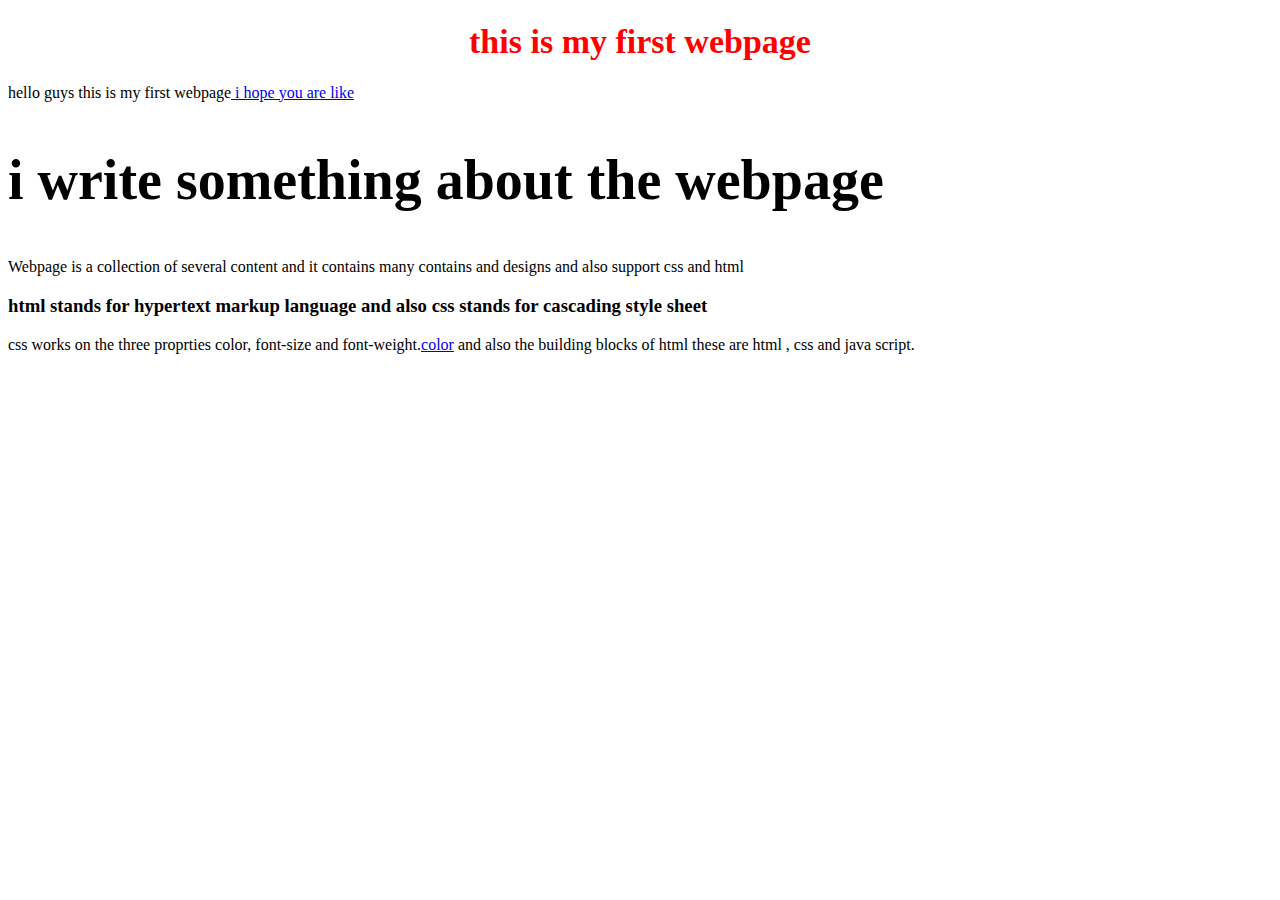
<file: index.html>
<!DOCTYPE html>
<html>
<head>
    <title> My first webpage </title>
    </head>
    <body>
    <h1 style="font-size:34px; color:red; text-align:center;">this is my first webpage</h1>
    <p>hello guys this is my first webpage<a href="#"> i hope you are like </a></p>
    <h2 style="font-size:56px;">i write something about the webpage</h2>
    <p>Webpage is a collection of several content and it contains many contains and designs and also support css and html</p>
    <h3>html stands for hypertext markup language and also css stands for cascading style sheet</h3>
    <p>css works on the three proprties color, font-size and font-weight.<a href="color.html">color</a> and also the building blocks of html these are html , css and java script.</p>
</body>
</html>
</file>
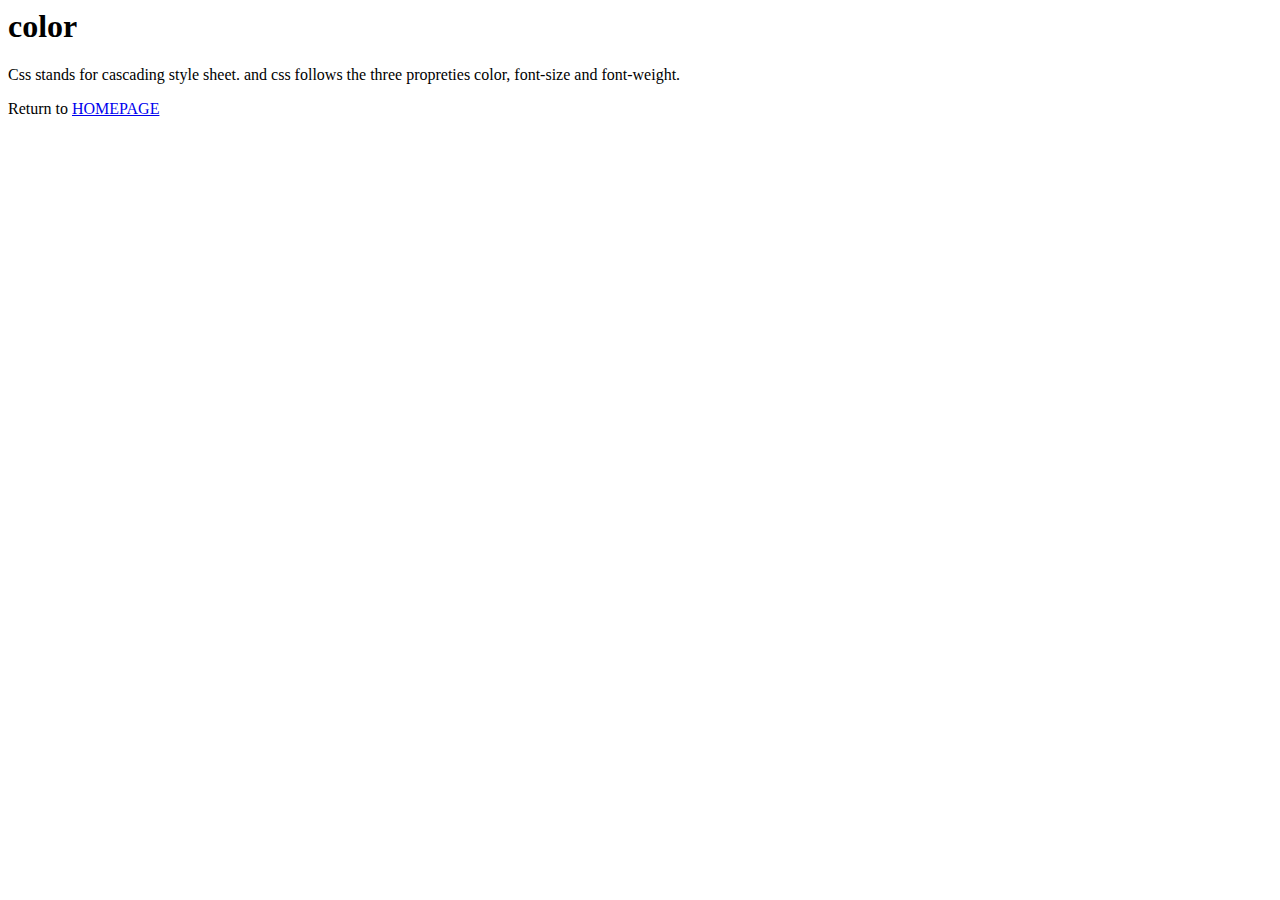
<file: color.html>
<html>
    <head>
        <title>My first webpage</title>
        <body>
            <h1>color</h1>
            <p>Css stands for cascading style sheet. and css follows the three propreties color, font-size and font-weight.</p>
            <p>Return to <a href="index.html"> HOMEPAGE </a> </p>
        </body>
</html>
</file>
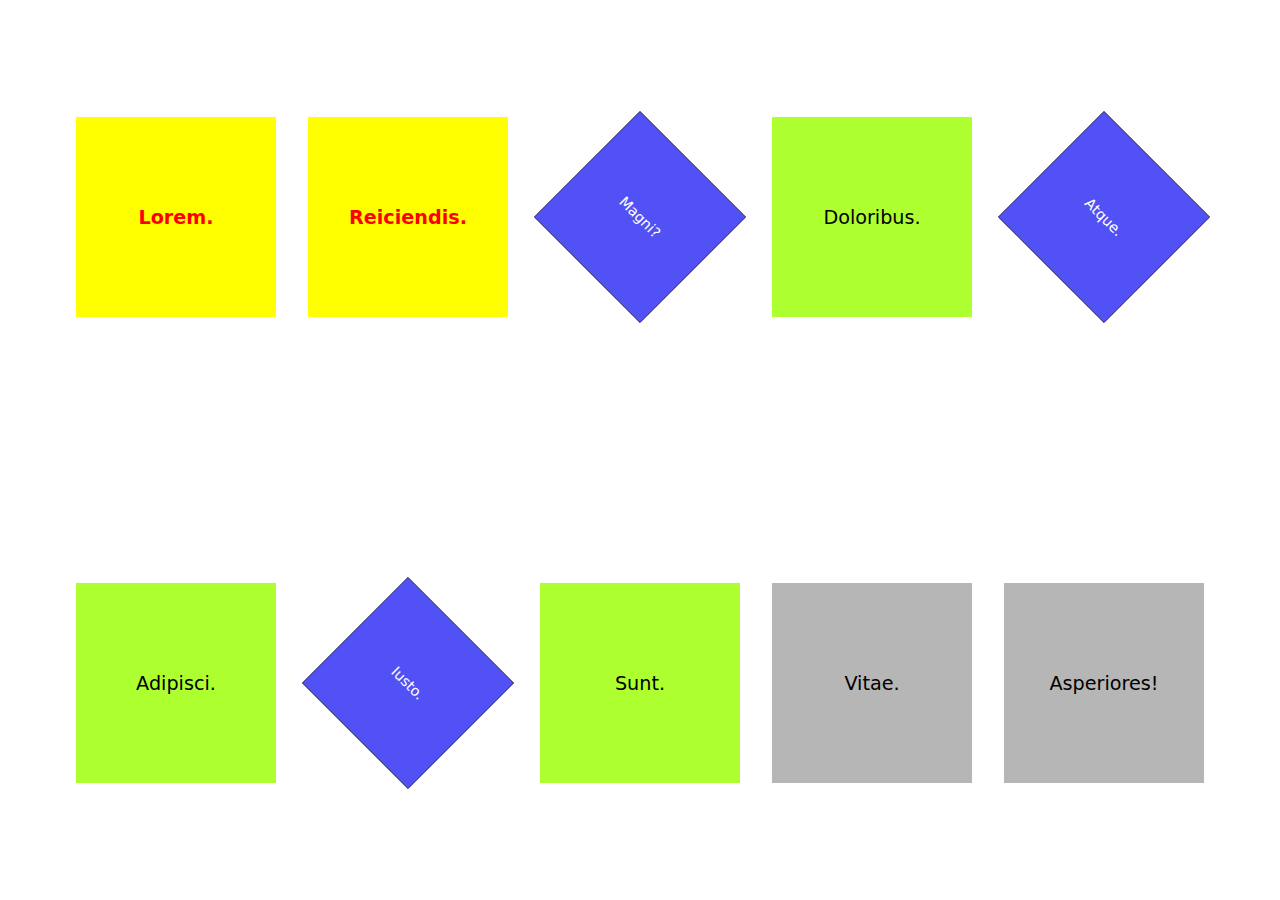
<file: basics/animations.html>
<!DOCTYPE html>
<html lang="en">
<head>
    <meta charset="UTF-8">
    <meta name="viewport" content="width=device-width, initial-scale=1.0">
    <title>Animation</title>
    <style>
       * {
            margin: 0;
            padding:0;
            box-sizing: border-box;
       } 
        .container{
            display: flex;
            flex-wrap: wrap;
            justify-content: center;
            gap: 2rem;
            min-height: 100vh;
            align-items: center;
        }
        .boxes{
            width: 200px;
            height: 200px;
            background-color: #b6b6b6;
            display: grid;
            place-items: center;
            font-size: 1.2rem;
            font-family: system-ui;
            padding: 1rem;
        }

    .efx1{
        color: red;
        background-color: #ffff00;
        font-weight: bolder;
        transition: 300ms ease;
    }
    .efx1:hover{
        color: white;
        background-color: #333;
        border-radius: 100px;
    }
    .efx2{
        background-color: #5151f5;
        border: 1px solid #333;
        color: white;
        transform: rotate(45deg) scale(.75);
        transition: 300ms ease-out;
    }
    .efx2:hover{
        transform: rotate(0deg) translatey(50px);
        scale: 1.1;
        opacity: .5;
    }
    .efx3{
        background-color: greenyellow;
        animation: toandfro 2s infinite ease-in-out alternate;
    }
        @keyframes toandfro{
            0%{opacity: .5;
                translate: 0px;
                scale: .5;
            }
            50%{
                opacity: 1;
                translate:100px 100px;
                rotate: 180deg;
                scale: .8;
            }
            100%{
                translate: 0px;
                scale: 1;
                translate: 0 -100px;
                border-radius: 100px;
            }
        }
    
    </style>
</head>
<body>
    <section class="container">
        <div class="boxes efx1">Lorem.</div>
        <div class="boxes efx1">Reiciendis.</div>
        <div class="boxes efx2">Magni?</div>
        <div class="boxes efx3">Doloribus.</div>
        <div class="boxes efx2">Atque.</div>
        <div class="boxes efx3">Adipisci.</div>
        <div class="boxes efx2">Iusto.</div>
        <div class="boxes efx3">Sunt.</div>
        <div class="boxes">Vitae.</div>
        <div class="boxes">Asperiores!</div>
    </section>

</body>
</html>
</file>
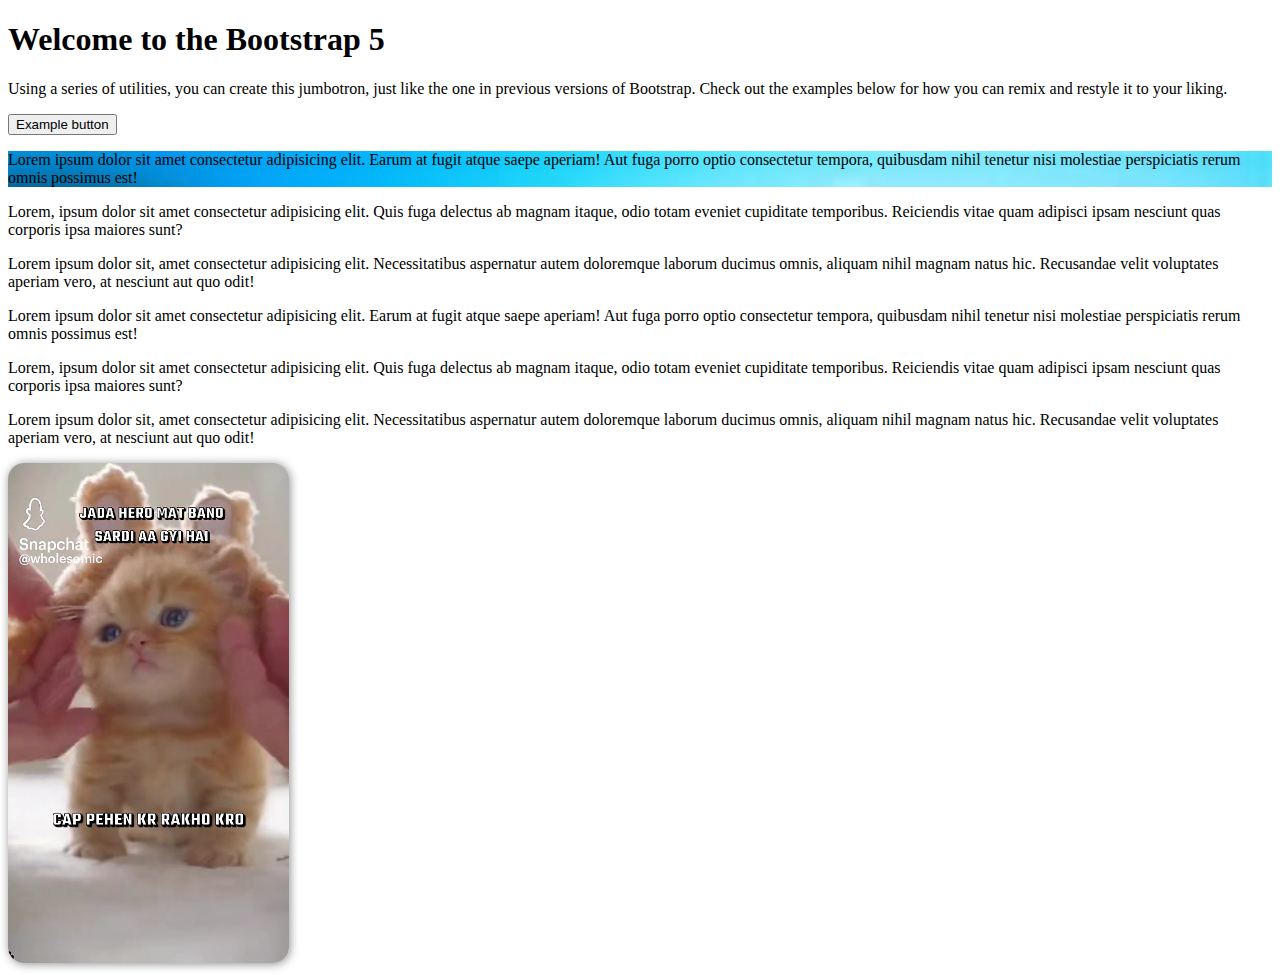
<file: basics/bootsrap_layout.html>
<!doctype html>
<html lang="en">

<head>
    <title>Title</title>
    <!-- Required meta tags -->
    <meta charset="utf-8" />
    <meta name="viewport" content="width=device-width, initial-scale=1, shrink-to-fit=no" />

    <!-- Bootstrap CSS v5.2.1 -->
    <link href="https://cdn.jsdelivr.net/npm/bootstrap@5.3.2/dist/css/bootstrap.min.css" rel="stylesheet"
        integrity="sha384-T3c6CoIi6uLrA9TneNEoa7RxnatzjcDSCmG1MXxSR1GAsXEV/Dwwykc2MPK8M2HN" crossorigin="anonymous" />
        <style>
            .my-col{
                background-image: url('backgr.jpeg');
                background-size:cover;
                background-repeat: no-repeat;
            }
            .video1 {
                height: 500px;
                border-radius: 1rem;
                box-shadow: 1px 1px 10px #8e8d8d;
            }
        </style>
</head>

<body>
    <header>
        <!-- place navbar here -->
    </header>
    <main>
        <div class="p-5 mb-4 bg-info rounded-3">
            <div class="container-fluid py-5">
                <h1 class="display-5 fw-bold">Welcome to the Bootstrap 5</h1>
                <p class="col-md-8 fs-4">
                    Using a series of utilities, you can create this jumbotron, just
                    like the one in previous versions of Bootstrap. Check out the
                    examples below for how you can remix and restyle it to your liking.
                </p>
                <button class="btn btn-primary btn-lg" type="button">
                    Example button
                </button>
            </div>
        </div>
        <div class="container">
            <div class="row">
                <div class="col-3 bg-info p-4 my-col text-light">
                    <p>Lorem ipsum dolor sit amet consectetur adipisicing elit. Earum at fugit atque saepe aperiam! Aut
                        fuga porro optio consectetur tempora, quibusdam nihil tenetur nisi molestiae perspiciatis rerum
                        omnis possimus est!</p>

                </div>
                <div class="col-3 bg-primary p-4">
                    <p>Lorem, ipsum dolor sit amet consectetur adipisicing elit. Quis fuga delectus ab magnam itaque,
                        odio totam eveniet cupiditate temporibus. Reiciendis vitae quam adipisci ipsam nesciunt quas
                        corporis ipsa maiores sunt?</p>

                </div>
                <div class="col-6 bg-secondary p-4">
                    <p>Lorem ipsum dolor sit, amet consectetur adipisicing elit. Necessitatibus aspernatur autem
                        doloremque laborum ducimus omnis, aliquam nihil magnam natus hic. Recusandae velit voluptates
                        aperiam vero, at nesciunt aut quo odit!</p>

                </div>
            </div>
        </div>
        </div>
        <div class="container">
            <div class="row">
                <div class="col-6 bg-success p-4">
                    <p>Lorem ipsum dolor sit amet consectetur adipisicing elit. Earum at fugit atque saepe aperiam! Aut
                        fuga porro optio consectetur tempora, quibusdam nihil tenetur nisi molestiae perspiciatis rerum
                        omnis possimus est!</p>

                </div>
                <div class="col-3 bg-warning p-4">
                    <p>Lorem, ipsum dolor sit amet consectetur adipisicing elit. Quis fuga delectus ab magnam itaque,
                        odio totam eveniet cupiditate temporibus. Reiciendis vitae quam adipisci ipsam nesciunt quas
                        corporis ipsa maiores sunt?</p>

                </div>
                <div class="col-3 bg-primary p-4">
                    <p>Lorem ipsum dolor sit, amet consectetur adipisicing elit. Necessitatibus aspernatur autem
                        doloremque laborum ducimus omnis, aliquam nihil magnam natus hic. Recusandae velit voluptates
                        aperiam vero, at nesciunt aut quo odit!</p>
                   
                </div>
            </div>
        </div>
        </div>
        <div class="container">
            <div class="row mb-3">
                <div class="col md-6 p-5">

                </div>
               <div class="col md-6 p-5">
              <video class="img-fluid video1" autoplay muted loop>
             <source src="story1.mp4" story="video/mp4"/>
              </video>
               </div>
            </div>
        </div>
    </main>
    <footer>
        <!-- place footer here -->
    </footer>
    <!-- Bootstrap JavaScript Libraries -->
    <script src="https://cdn.jsdelivr.net/npm/@popperjs/core@2.11.8/dist/umd/popper.min.js"
        integrity="sha384-I7E8VVD/ismYTF4hNIPjVp/Zjvgyol6VFvRkX/vR+Vc4jQkC+hVqc2pM8ODewa9r"
        crossorigin="anonymous"></script>

    <script src="https://cdn.jsdelivr.net/npm/bootstrap@5.3.2/dist/js/bootstrap.min.js"
        integrity="sha384-BBtl+eGJRgqQAUMxJ7pMwbEyER4l1g+O15P+16Ep7Q9Q+zqX6gSbd85u4mG4QzX+"
        crossorigin="anonymous"></script>
</body>

</html>
</file>
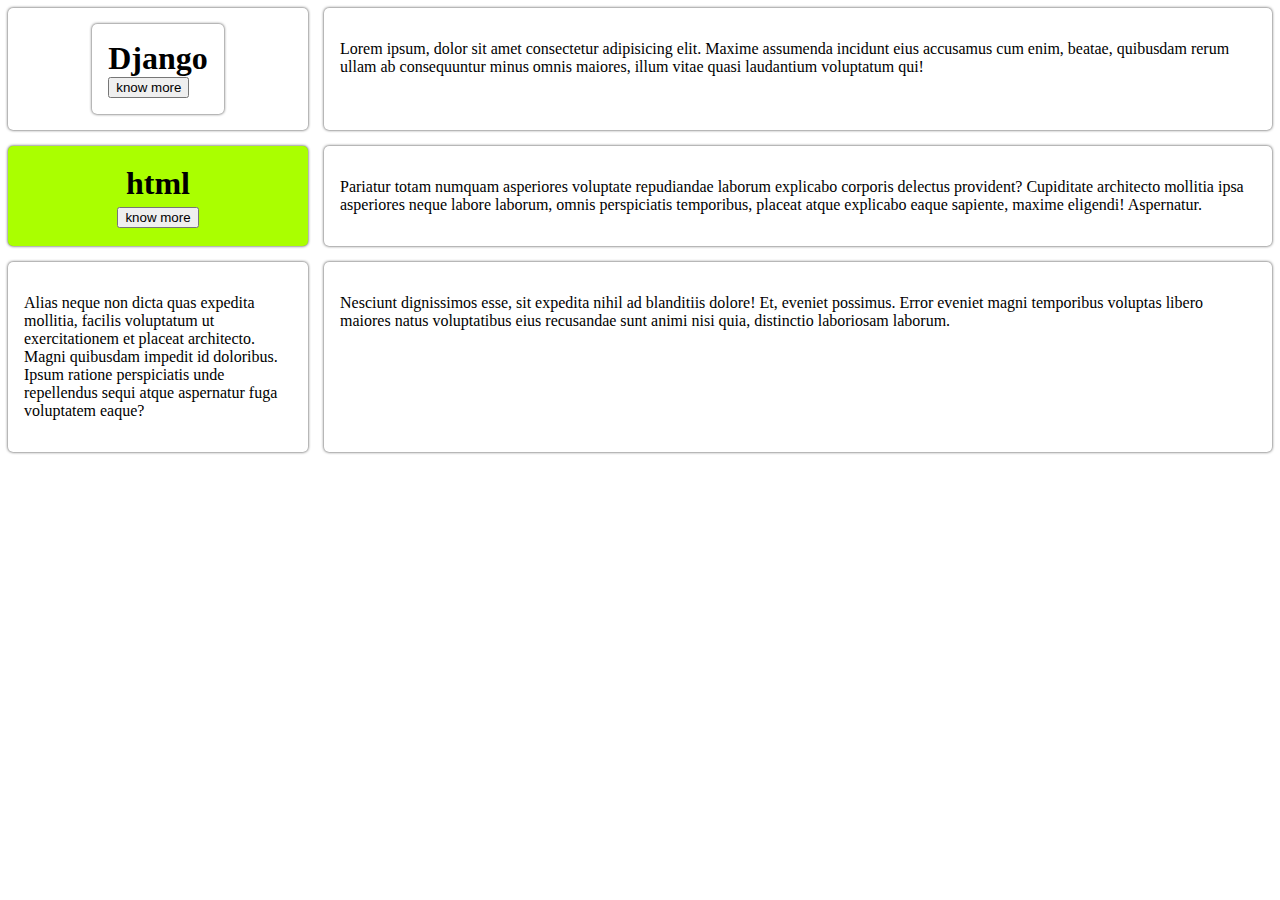
<file: basics/css1.html>
<!DOCTYPE html>
<html lang="en">

<head>
    <meta charset="UTF-8">
    <meta name="viewport" content="width=device-width, initial-scale=1.0">
    <title>Css Layout-Grid</title>
    <style>
        div {
            box-shadow: 0 0 3px #333;
            border-radius: 5px;
            padding: 1rem;
        }

        main {
            display: grid;
            grid-template-columns: 300px 1fr;
            gap: 1rem;
        }

        h1 {
            text-align: center;
            margin: 0;
        }

        #box1 {
            display: grid;
            place-items: center;
        }

        #box3 {
            display: grid;
            place-items: center;
            background-color: rgb(170, 255, 0);
        }
    </style>
</head>

<body>
    <main>
        <div id="box1">
            <div>
                <article>
                <h1>Django</h1>
                <button>know more</button>
                </article>
            </div>
        </div>
        <div>
            <p>Lorem ipsum, dolor sit amet consectetur adipisicing elit. Maxime assumenda incidunt eius accusamus cum
                enim, beatae, quibusdam rerum ullam ab consequuntur minus omnis maiores, illum vitae quasi laudantium
                voluptatum qui!</p>
        </div>
        <div id="box3">
            <h1>html</h1>
            <button>know more</button>
            
        </div>
        <div>
            <p>Pariatur totam numquam asperiores voluptate repudiandae laborum explicabo corporis delectus provident?
                Cupiditate architecto mollitia ipsa asperiores neque labore laborum, omnis perspiciatis temporibus,
                placeat atque explicabo eaque sapiente, maxime eligendi! Aspernatur.</p>
        </div>
        <div>
            <p>Alias neque non dicta quas expedita mollitia, facilis voluptatum ut exercitationem et placeat architecto.
                Magni quibusdam impedit id doloribus. Ipsum ratione perspiciatis unde repellendus sequi atque aspernatur
                fuga voluptatem eaque?</p>
        </div>
        <div>
            <p>Nesciunt dignissimos esse, sit expedita nihil ad blanditiis dolore! Et, eveniet possimus. Error eveniet
                magni temporibus voluptas libero maiores natus voluptatibus eius recusandae sunt animi nisi quia,
                distinctio laboriosam laborum.</p>
        </div>
    </main>
</body>

</html>
</file>
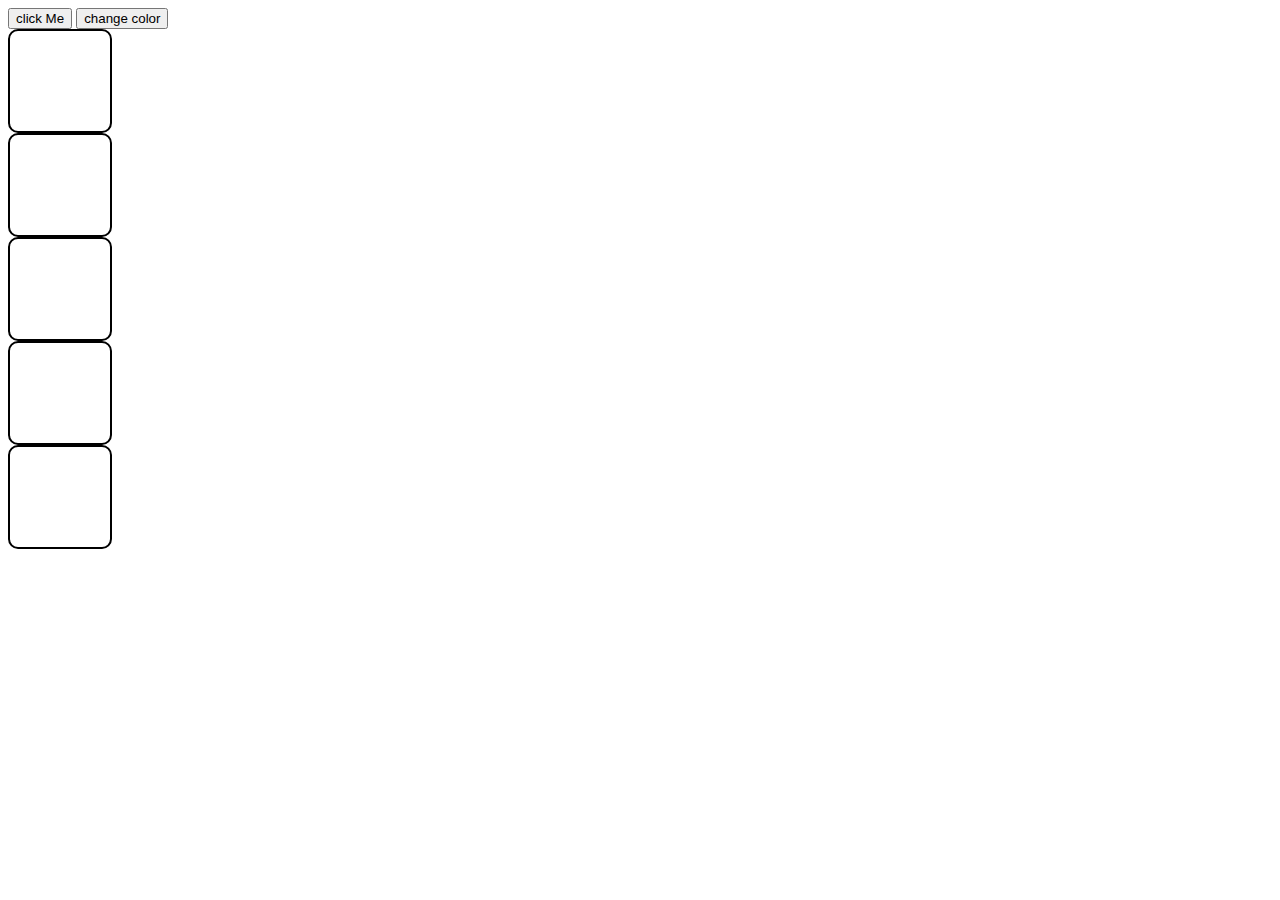
<file: basics/events.html>
<!doctype html>
<html lang="en">
    <head>
        <title>Title</title>
        <!-- Required meta tags -->
        <meta charset="utf-8" />
        <meta
            name="viewport"
            content="width=device-width, initial-scale=1, shrink-to-fit=no"
        />

        <!-- Bootstrap CSS v5.2.1 -->
        <link
            href="https://cdn.jsdelivr.net/npm/bootstrap@5.3.2/dist/css/bootstrap.min.css"
            rel="stylesheet"
            integrity="sha384-T3c6CoIi6uLrA9TneNEoa7RxnatzjcDSCmG1MXxSR1GAsXEV/Dwwykc2MPK8M2HN"
            crossorigin="anonymous"
        />
        <style>
              .box{
            border: 2px solid black;
            height: 100px;
            width:100px ;
             border-radius: 10px;
             font-size: 30px;

        }
        </style>
    </head>
    <body>
       <div class="container py-5">
        <button id="btn-1" class="btn btn-primary">click Me </button>
        <button id="btn-2" class="btn btn-info">change color </button>
          
        <div class="d-flex justify-content-around mt-5">
            <div id="box1" class="box"></div>
            <div id="box2" class="box"></div>
            <div id="box3" class="box"></div>
            <div id="box4" class="box"></div>
            <div id="box5" class="box"></div>
        </div>
       </div>
     
        <script src="events.js"></script>

        <!-- Bootstrap JavaScript Libraries -->
        <script
            src="https://cdn.jsdelivr.net/npm/@popperjs/core@2.11.8/dist/umd/popper.min.js"
            integrity="sha384-I7E8VVD/ismYTF4hNIPjVp/Zjvgyol6VFvRkX/vR+Vc4jQkC+hVqc2pM8ODewa9r"
            crossorigin="anonymous"
        ></script>

        <script
            src="https://cdn.jsdelivr.net/npm/bootstrap@5.3.2/dist/js/bootstrap.min.js"
            integrity="sha384-BBtl+eGJRgqQAUMxJ7pMwbEyER4l1g+O15P+16Ep7Q9Q+zqX6gSbd85u4mG4QzX+"
            crossorigin="anonymous"
        ></script>
    </body>
</html>
</file>
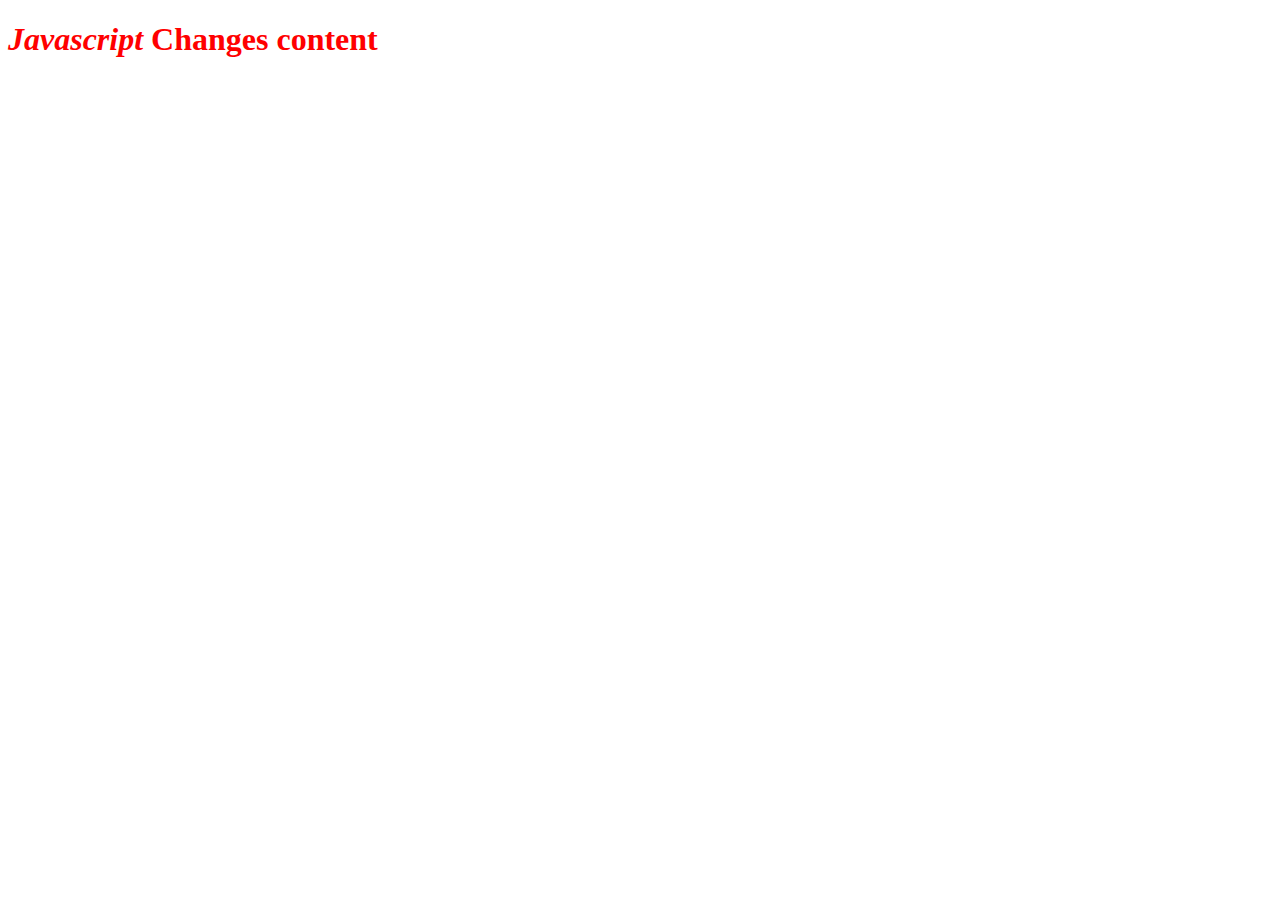
<file: basics/js.html>
<!DOCTYPE html>
<html lang="en">
<head>
    <meta charset="UTF-8">
    <meta name="viewport" content="width=device-width, initial-scale=1.0">
    <title>JavaScript</title>
</head>
<body>
    <h1>Press CTRL + of F12 to open web inspector</h1>
    <script>
      let heading = document.querySelector('h1');
      console.log(heading)
      heading.style.color ='red';
      heading.innerHTML = '<em>Javascript</em> Changes content'
    </script>

</body>
</html>
</file>
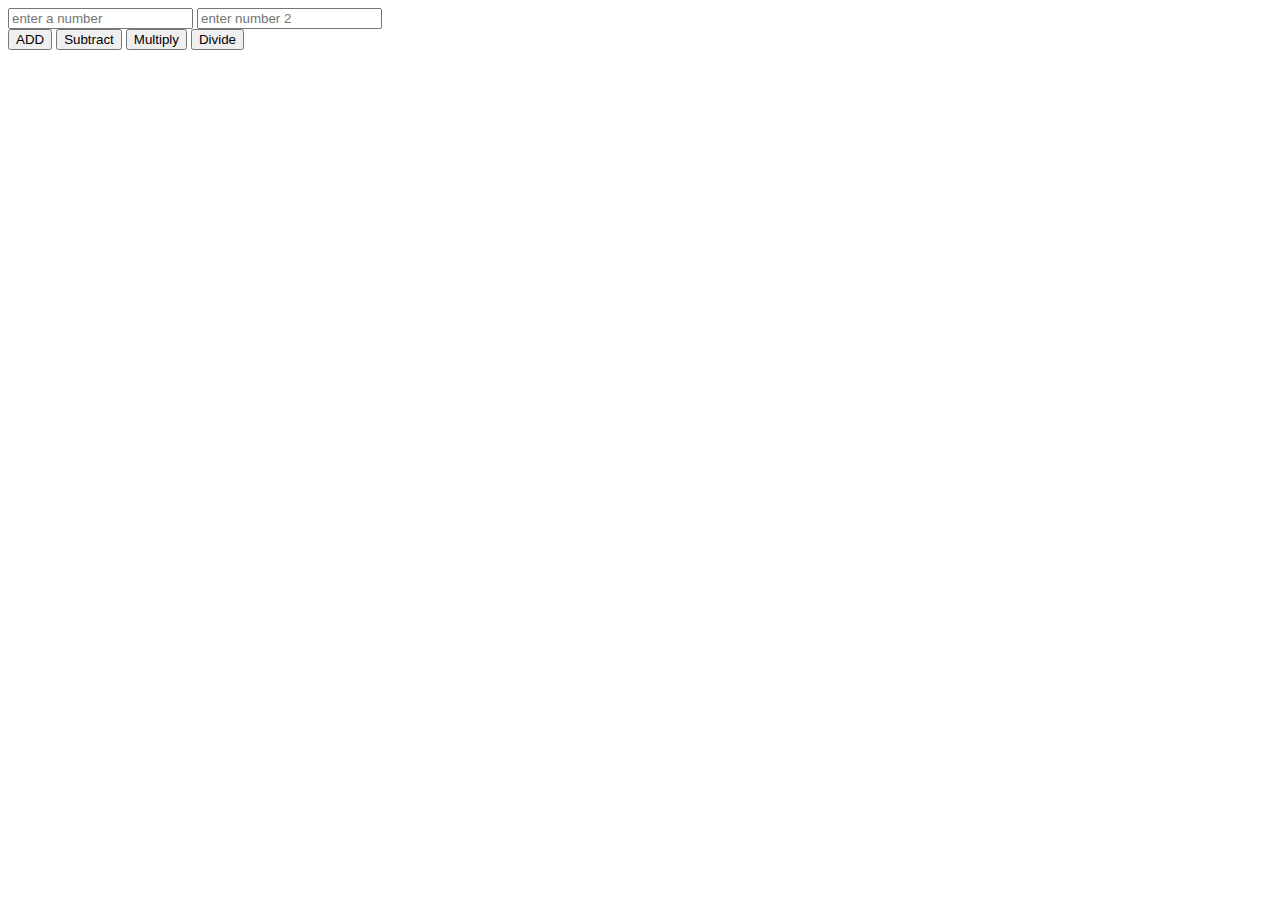
<file: basics/js_2.html>
<!DOCTYPE html>
<html lang="en">
<head>
    <meta charset="UTF-8">
    <meta name="viewport" content="width=device-width, initial-scale=1.0">
    <title>JavaScript Basic Calculator</title>
</head>
<body>
    <div class="conatiner">
        <input type="number"  id="num1" placeholder="enter a number">
        <input type="number"  id="num2" placeholder="enter number 2">
        <br>
        <button id="btnADD">ADD</button>
        <button id="btnADD">Subtract</button>
        <button id="btnADD">Multiply</button>
        <button id="btnADD">Divide</button>
        <span id="answer"></span>
    </div>
    <script>
        let num1box = document.querySelector('#num1')
        let num2box = document.querySelector('#num2')
        let ansbox = document.querySelector('#answer')
        document.querySelector('#btnAdd').addEventListener('click', () =>{
            
        var n1 = parseInt(num1box.value)
        var n2 = parseInt(num2box.value)
        ansbox.innerHTML = n1 + n2
        })
        
        document.querySelector('#btnAdd').addEventListener('click', () =>{
           
        var n1 = parseInt(num1box.value)
        var n2 = parseInt(num2box.value)
        ansbox.innerHTML = n1 - n2
        })

    </script>
</body>
</html>
</file>
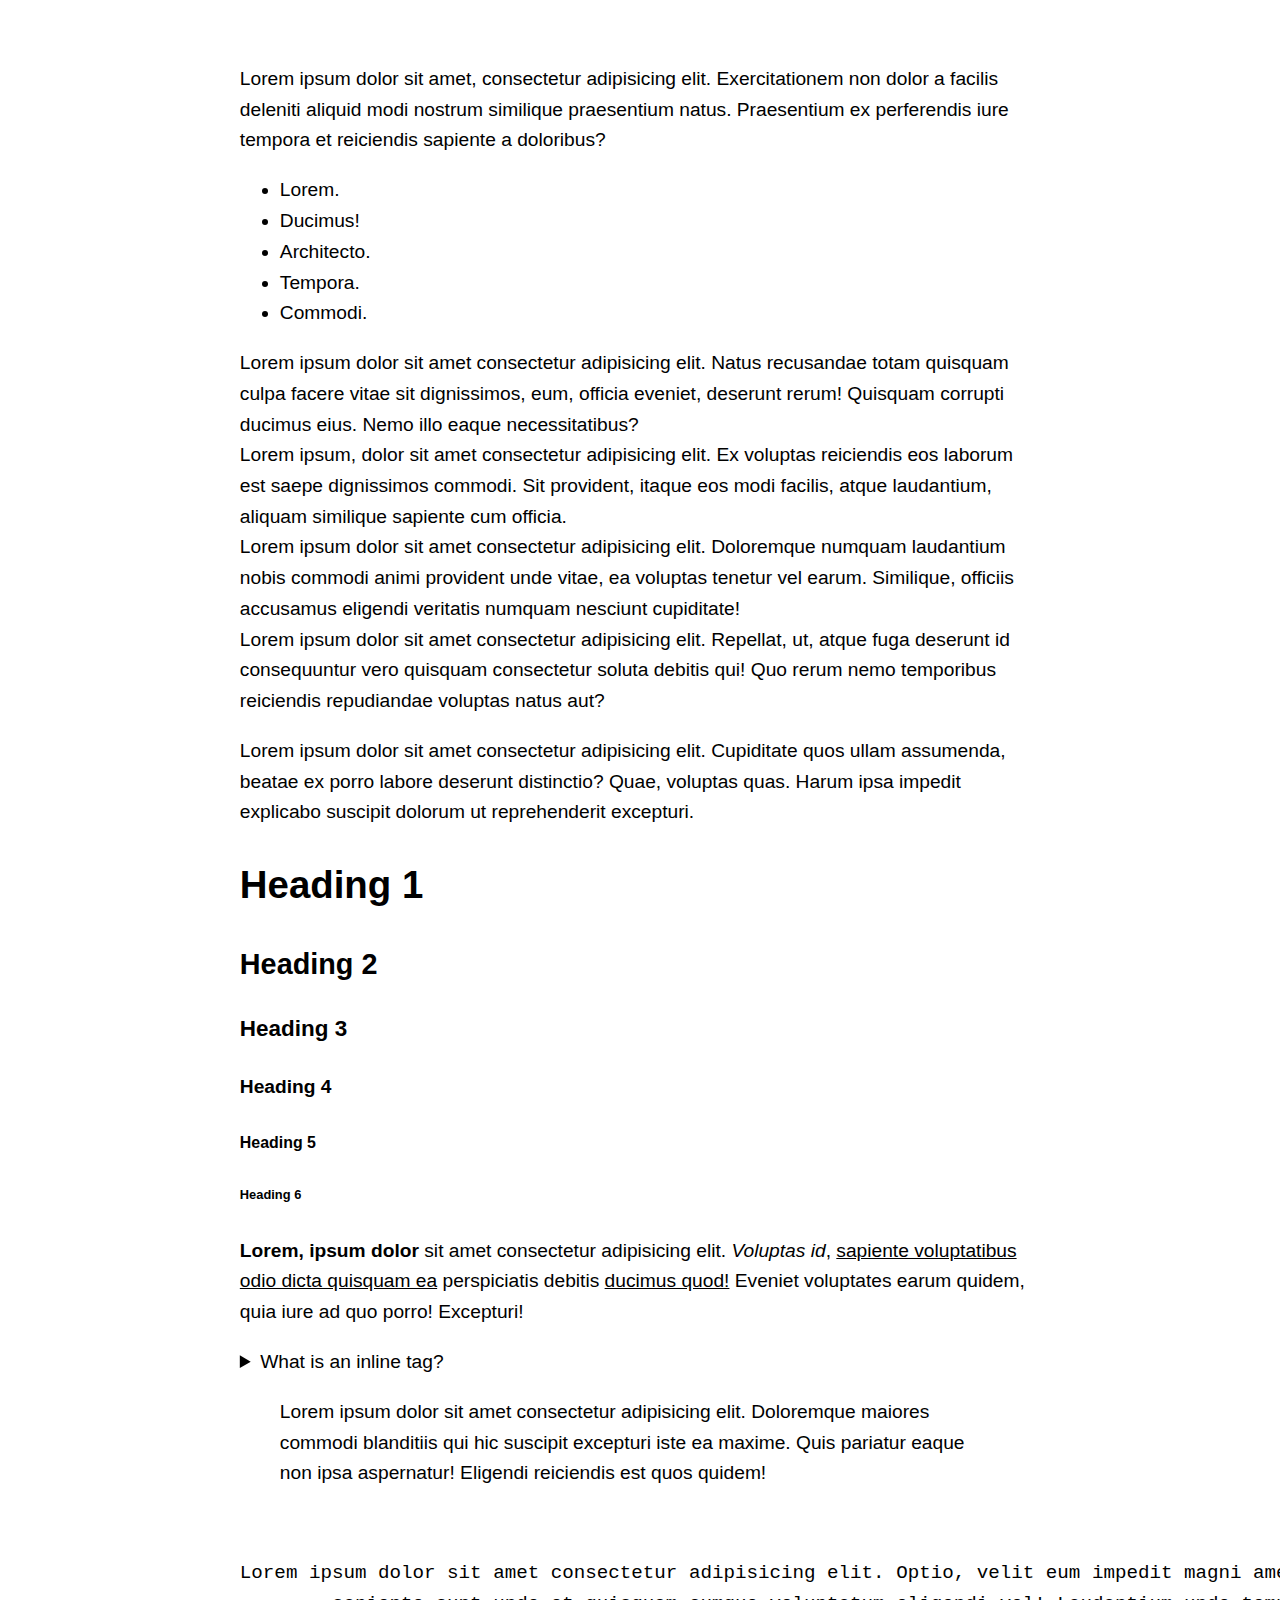
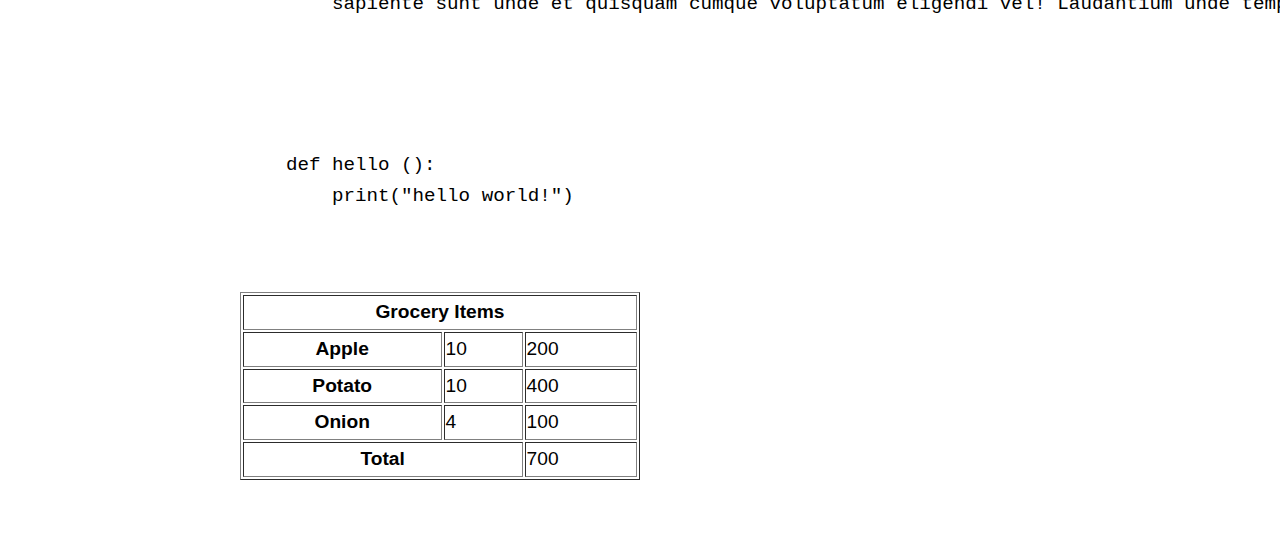
<file: basics/tags.html>
<!DOCTYPE html>
<html lang="en">

<head>
    <meta charset="UTF-8">
    <meta name="viewport" content="width=device-width, initial-scale=1.0">
    <title>Document</title>
    <style>
        body{
            font-family: sans-serif;
            font-size: 1.2rem;
            line-height: 1.6;
            width: 75ch;
            margin:4rem auto;
        }
    </style>
</head>

<body>
    <div>Lorem ipsum dolor sit amet, consectetur adipisicing elit. Exercitationem non dolor a facilis deleniti aliquid
        modi nostrum similique praesentium natus. Praesentium ex perferendis iure tempora et reiciendis sapiente a
        doloribus?</div>
    <nav>
        <ul>
            <li>Lorem.</li>
            <li>Ducimus!</li>
            <li>Architecto.</li>
            <li>Tempora.</li>
            <li>Commodi.</li>
        </ul>
    </nav>
    <section>Lorem ipsum dolor sit amet consectetur adipisicing elit. Natus recusandae totam quisquam culpa facere vitae
        sit dignissimos, eum, officia eveniet, deserunt rerum! Quisquam corrupti ducimus eius. Nemo illo eaque
        necessitatibus?</section>
    <!--comment in html-->
    <header>Lorem ipsum, dolor sit amet consectetur adipisicing elit. Ex voluptas reiciendis eos laborum est saepe
        dignissimos commodi. Sit provident, itaque eos modi facilis, atque laudantium, aliquam similique sapiente cum
        officia.</header>
    <footer>Lorem ipsum dolor sit amet consectetur adipisicing elit. Doloremque numquam laudantium nobis commodi animi
        provident unde vitae, ea voluptas tenetur vel earum. Similique, officiis accusamus eligendi veritatis numquam
        nesciunt cupiditate!</footer>
    <main>Lorem ipsum dolor sit amet consectetur adipisicing elit. Repellat, ut, atque fuga deserunt id consequuntur
        vero quisquam consectetur soluta debitis qui! Quo rerum nemo temporibus reiciendis repudiandae voluptas natus
        aut?</main>
    <p>Lorem ipsum dolor sit amet consectetur adipisicing elit. Cupiditate quos ullam assumenda, beatae ex porro labore
        deserunt distinctio? Quae, voluptas quas. Harum ipsa impedit explicabo suscipit dolorum ut reprehenderit
        excepturi.</p>
    <!-- formating based tag -->
    <h1>Heading 1</h1>
    <h2>Heading 2</h2>
    <h3>Heading 3</h3>
    <h4>Heading 4</h4>
    <h5>Heading 5</h5>
    <h6>Heading 6</h6>
    <p><strong>Lorem, ipsum dolor</strong> sit amet consectetur adipisicing elit.<em> Voluptas id</em>, <u>sapiente
            voluptatibus odio dicta quisquam
            ea</u> perspiciatis debitis <u>ducimus quod!</u> Eveniet voluptates earum quidem, quia iure ad quo porro!
        Excepturi!</p>
    <details>
        <summary>What is an inline tag?</summary>
        <p>Lorem ipsum dolor sit amet consectetur adipisicing elit. Deserunt in a quasi pariatur hic, expedita ipsam
            libero vero obcaecati. Ratione temporibus deserunt laborum illum ut cumque numquam inventore ea distinctio?
        </p>
    </details>
    <blockquote>
        <p>Lorem ipsum dolor sit amet consectetur adipisicing elit. Doloremque maiores commodi blanditiis qui hic
            suscipit excepturi iste ea maxime. Quis pariatur eaque non ipsa aspernatur! Eligendi reiciendis est quos
            quidem!</p>
    </blockquote>
    <pre>
    <p>Lorem ipsum dolor sit amet consectetur adipisicing elit. Optio, velit eum impedit magni amet debitis recusandae
        sapiente sunt unde et quisquam cumque voluptatum eligendi vel! Laudantium unde tempora reiciendis illum.</p>
    </pre>
    <pre>
    <code>
    def hello ():
        print("hello world!")
    </code>
    </pre>
    <!-- table -->
    <table border="1" width="50%">
        <thead>
            <tr>
                <th colspan="3"> Grocery Items</th>
            </tr>

        </thead>
        <tbody>
            <tr>
                <th>Apple</th>
                <td>10</td>
                <td>200</td>
            </tr>
            <tr>                
               <th>Potato</th>
               <td>10</td>
               <td>400</td>
            </tr>
            <tr>
                <th>Onion</th>
                <td>4</td>
                <td>100</td>
            </tr>
        </tbody>
        <tfoot>
            <tr>
                <th colspan="2">Total</th>
                <td>700</td>
            </tr>
        </tfoot>
    </table>
</body>

</html>
</file>
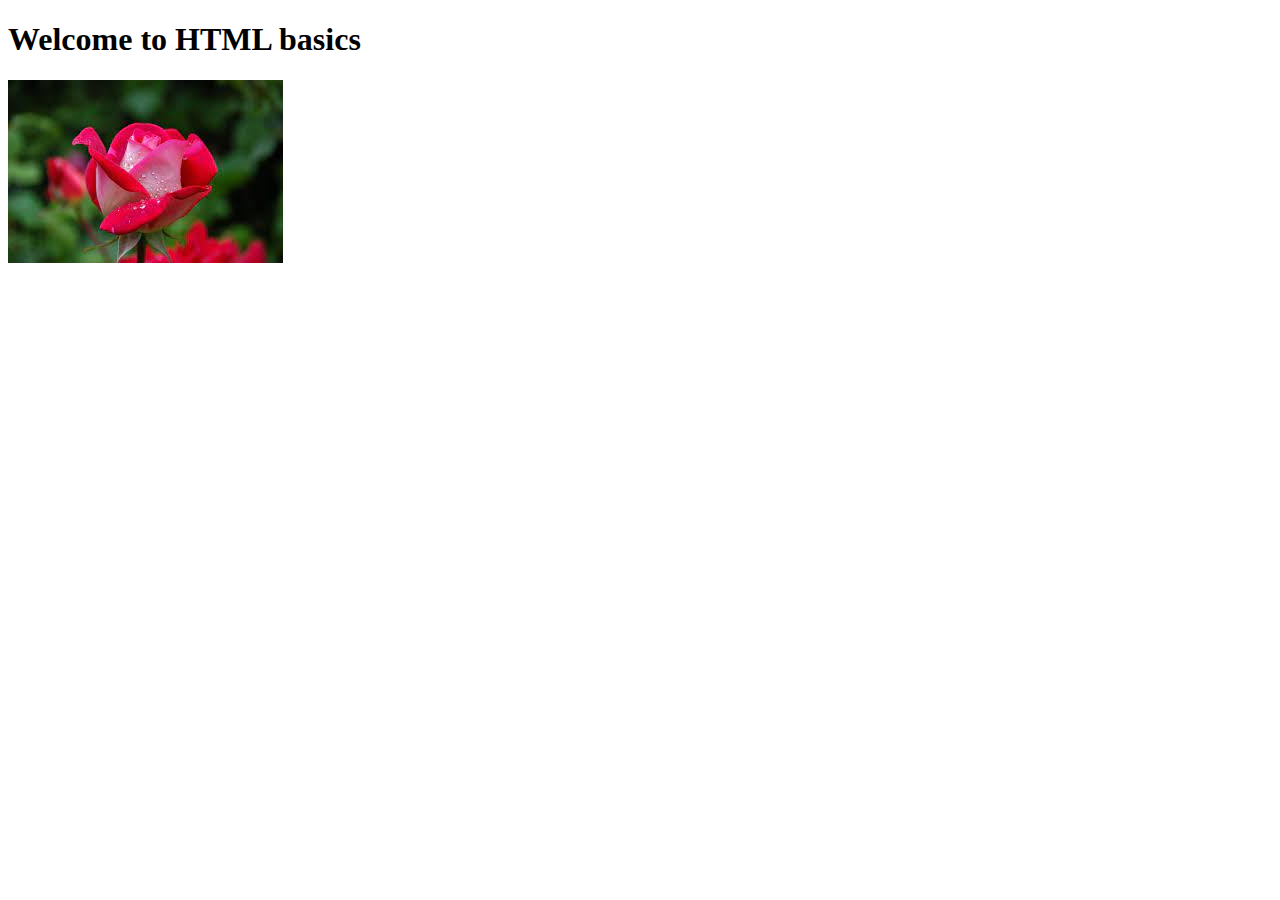
<file: basics/webpage1.html>
<!DOCTYPE html>
<html lang="en">
<head>
    <meta charset="UTF-8">
    <meta name="viewport" content="width=device-width, initial-scale=1.0">
    <title>Document</title>
</head>
<body>
    <h1>Welcome to HTML basics</h1>
    <div>
       <img src="download.jpeg" alt="">
    </div>
</body>
</html>
</file>
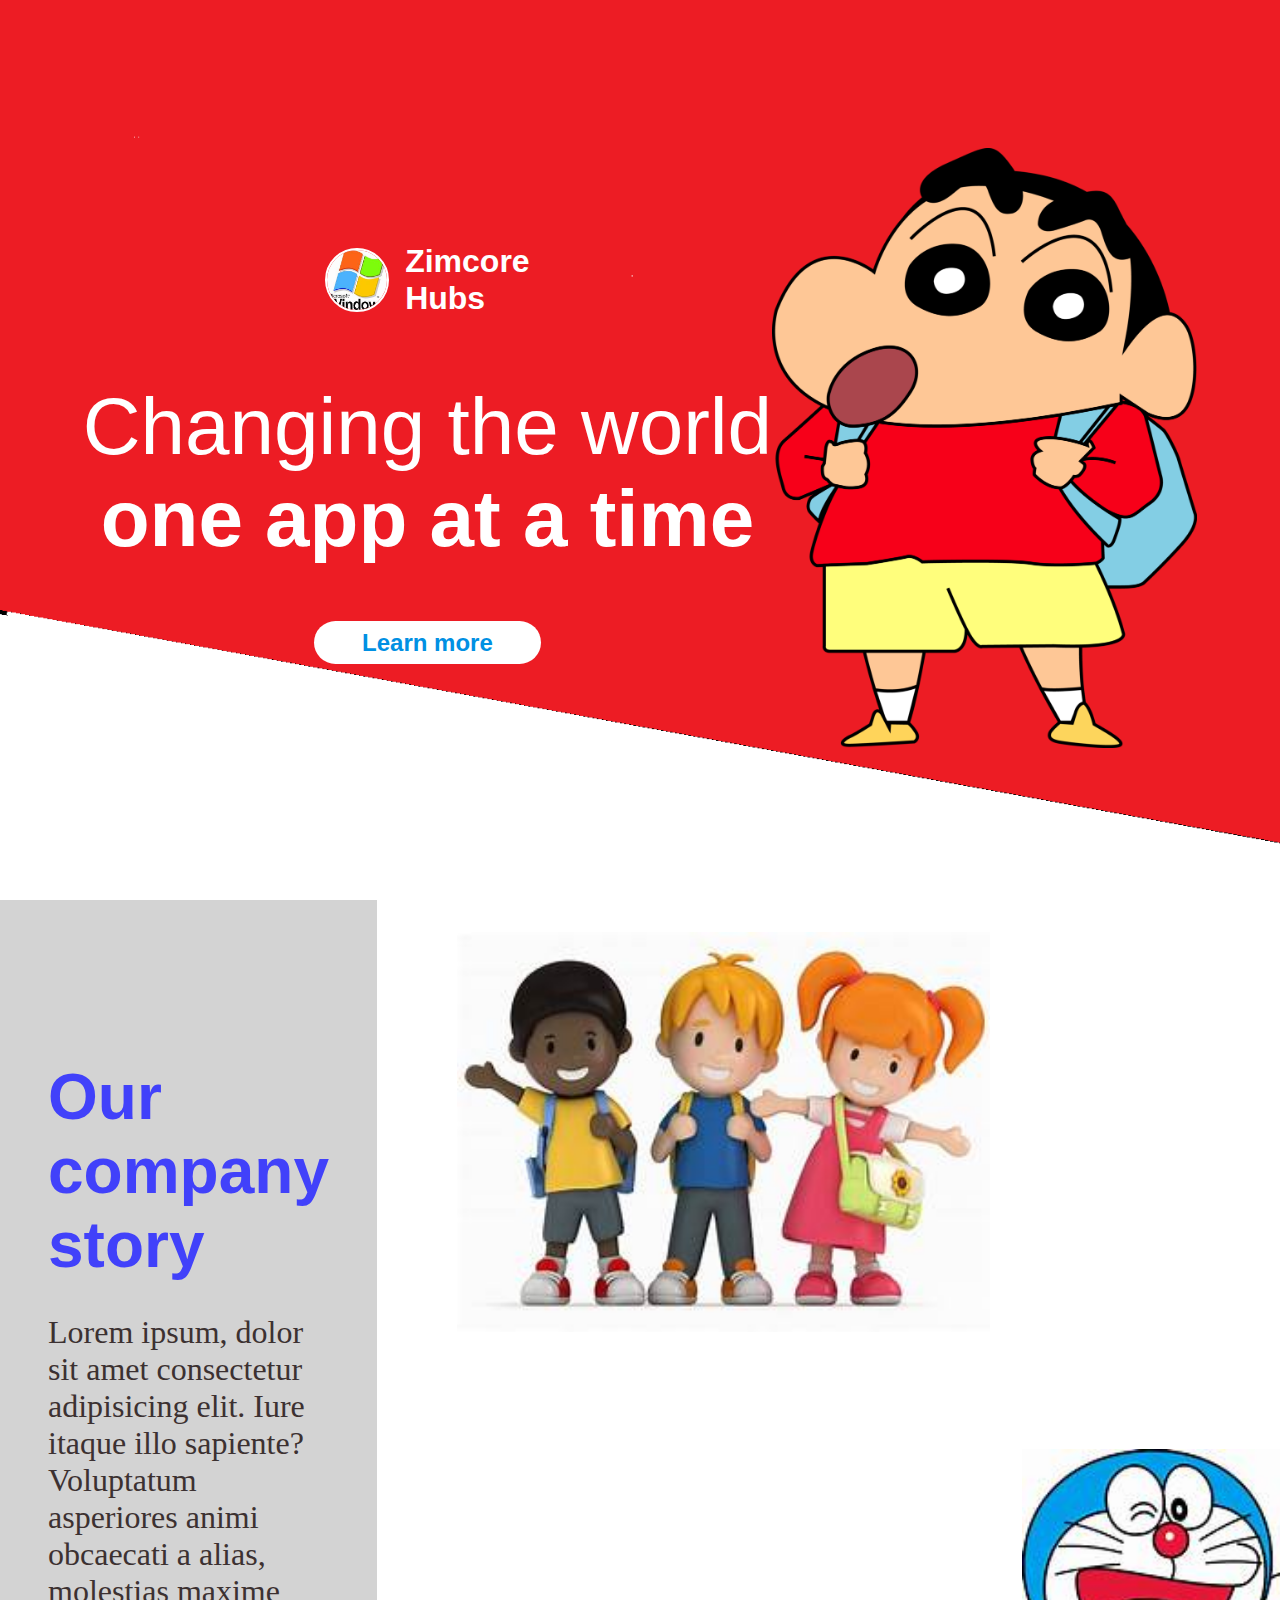
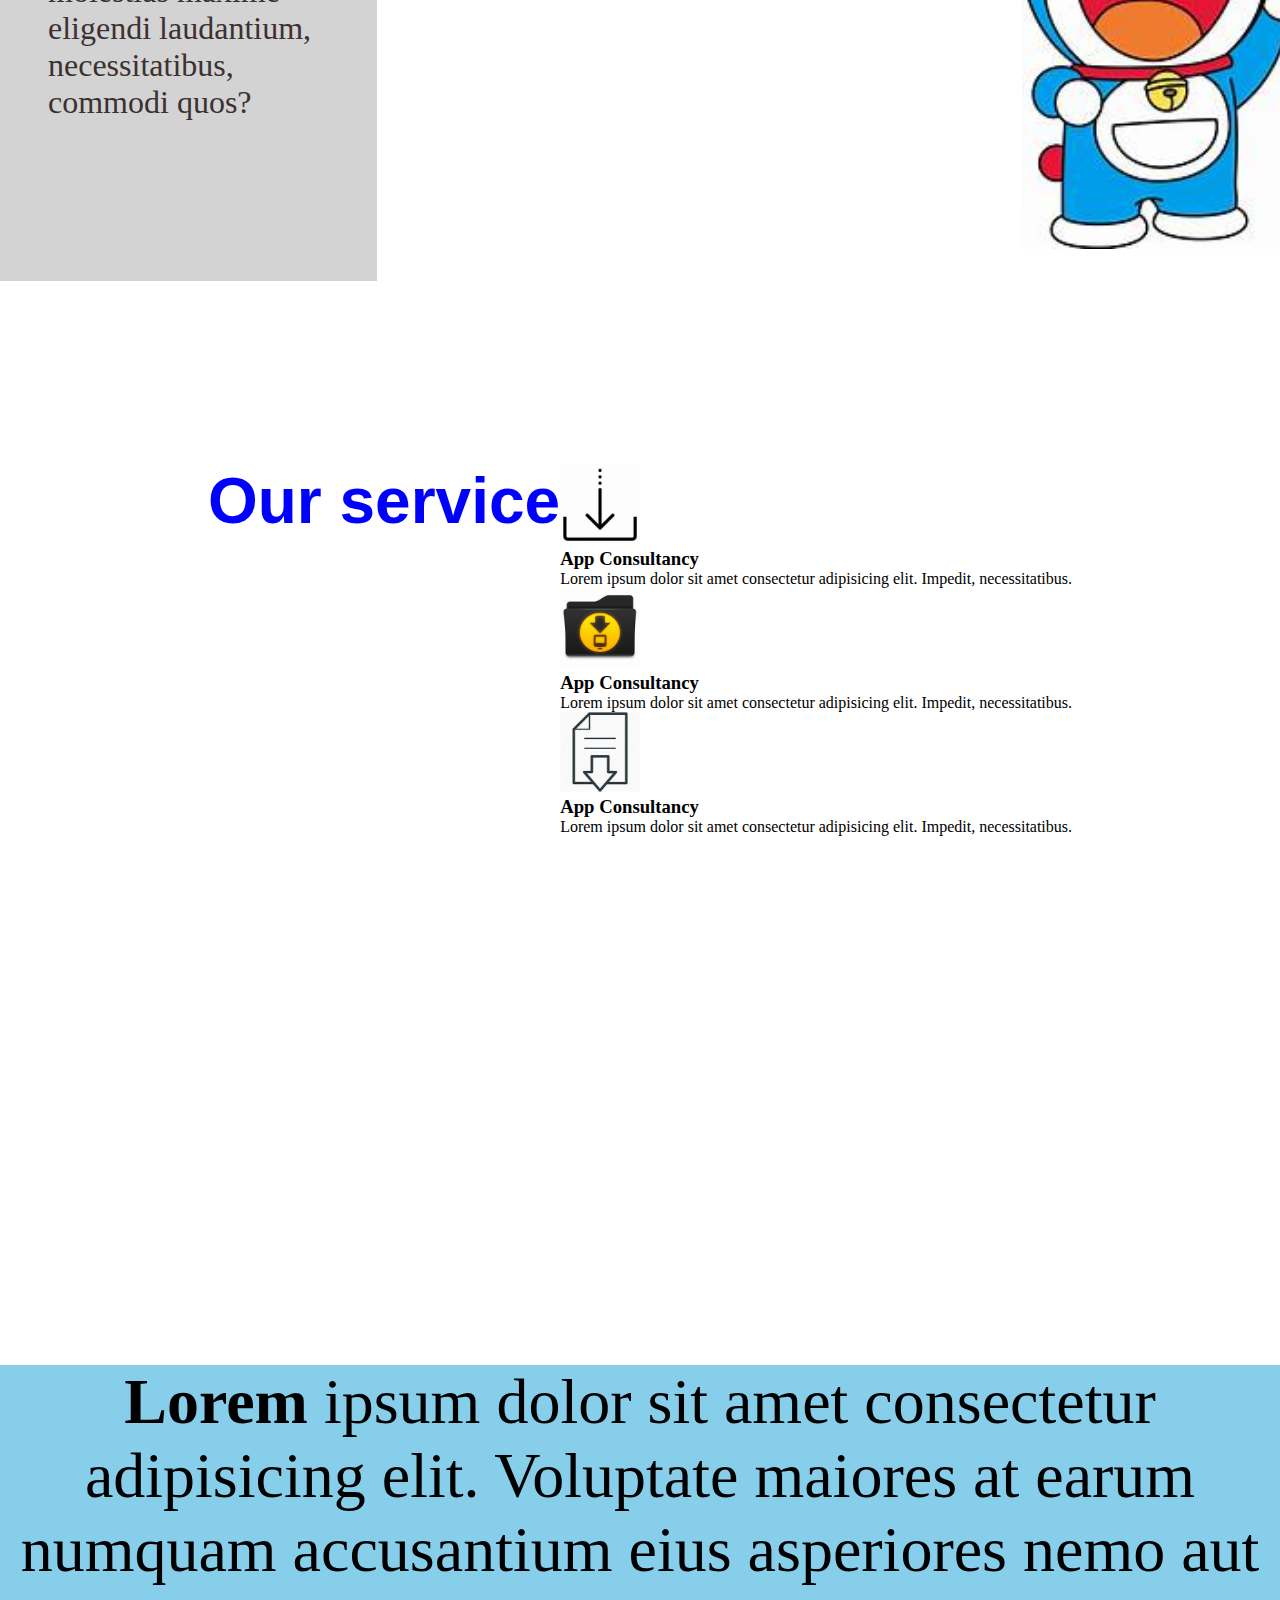
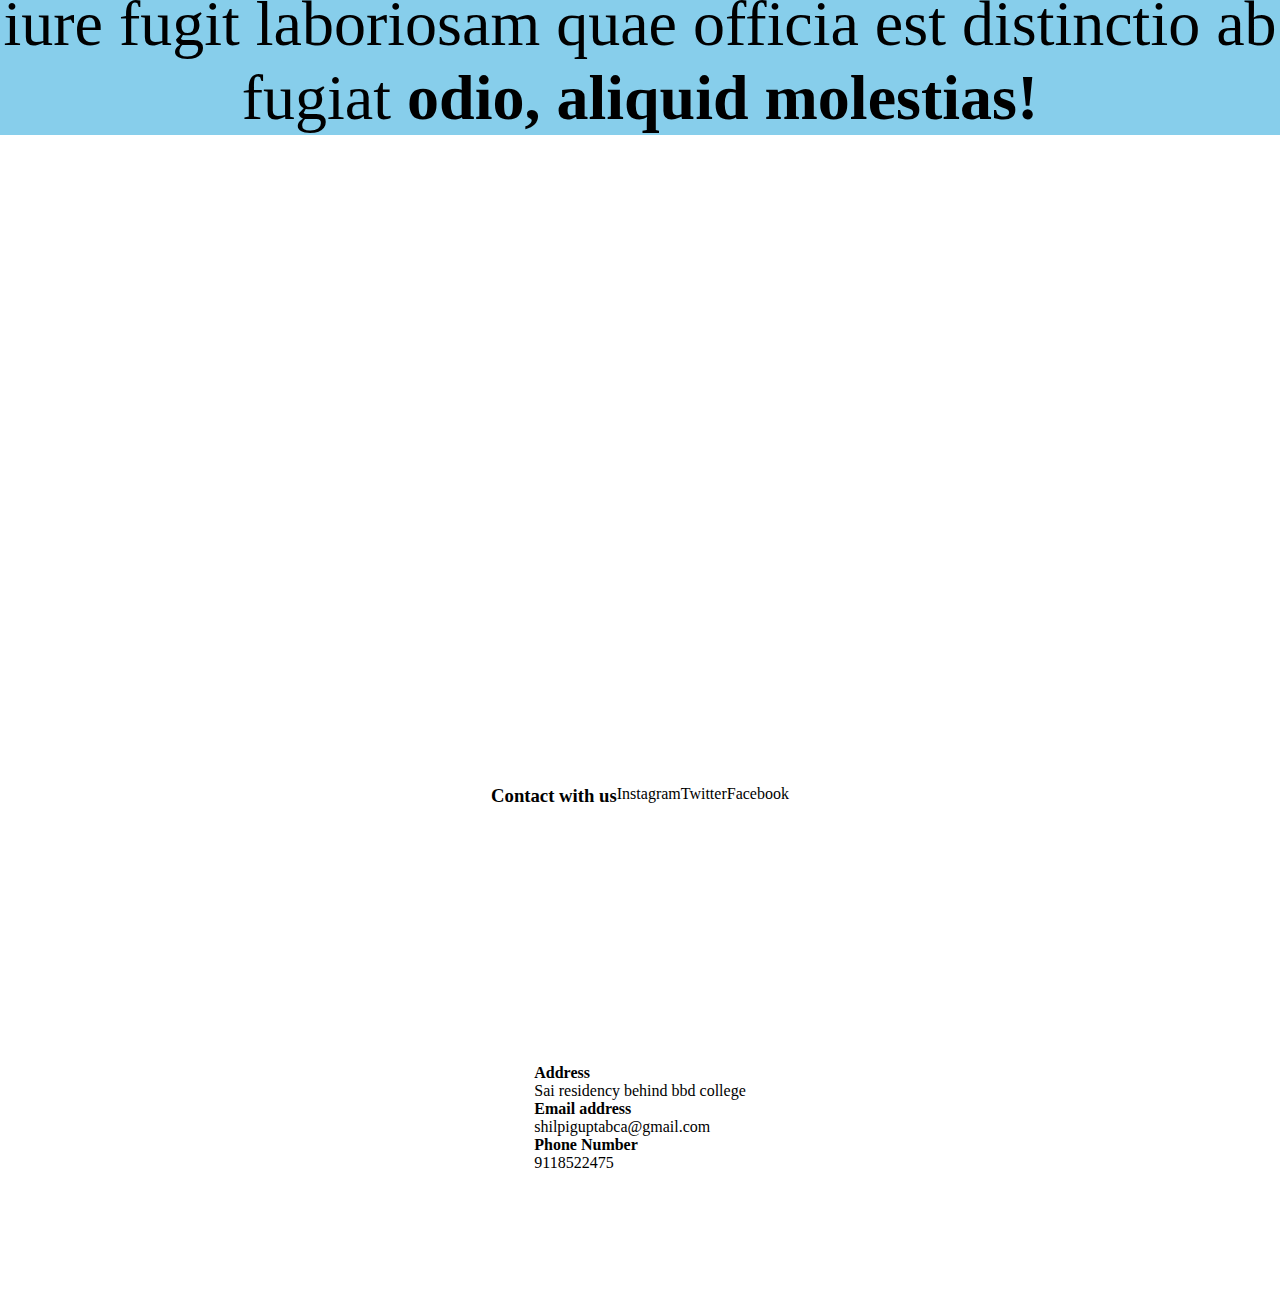
<file: basics/webpage2.html>
<!DOCTYPE html>
<html lang="en">

<head>
    <meta charset="UTF-8">
    <meta name="viewport" content="width=device-width, initial-scale=1.0">
    <title>Practice Webpage</title>
 
    <style>
        * {
            margin: 0;
            padding: 0;
            box-sizing: border-box;
        }

        section {
            height: 100vh;
            /* 100% of the viewport height */
            display: grid;
            place-items: center;
        }

        .container {
            display: flex;
             justify-content: center;
        }
       
            
        
        h1 {
            color: white;
            font-size: 5rem;
            font-family: sans-serif;
            text-align: center;
        }
        .box{
            text-align: center;
            background-color: skyblue;
            font-size: 4rem;
        }

        h1>span {
            font-weight: lighter;
        }
        h2 {
            color: blue;
            font-size: 4rem;
            font-family: sans-serif; 
            
        }
        #s1{
            background-image: url('bac.png');
            background-size: cover;
            background-repeat: no-repeat;
        }
        .leftcol{
            display: flex;
            flex-direction: column;
            justify-content: center;
            align-items: center;
            gap: 4rem;
        }
        .leftcol div:nth-child(1){
            display: flex;
            gap: 1rem;
            align-items: center;
        }
        .leftcol a {
            font-size: 2rem;
            text-decoration: none;
            color: white;
            font-family: sans-serif;
            font-weight: bolder;
         }
         .leftcol img{
            border-radius: 50%;
            border: 2px solid white;
         }
         .cta{
            font-size: 1.5rem !important; 
            padding: .5rem 3rem;
            color: #0090e3 !important;
            background-color: white;
            border-radius: 5rem;
         }
         .intro{
               display: flex;
               flex-direction: column;
               background-color: lightgray;
               gap: 2rem;
               padding: 10rem 3rem;
               width: 40%;

         }
         .intro h2{
            font-size: 4rem;
            color:rgb(65,65,250);
         }
         .intro p{
                 font-size: 2rem;
                 color: rgb(60, 49, 49);
         }
         
         .owners{
            display: flex;
            gap: 2rem;
            justify-content: center;
            padding: 2rem;
         }
         .owners.i1{
            align-self: flex-start;
            border-radius: 3rem;
         }
         .owners.i2{
            align-self: flex-end;
            border-radius: 3rem;
         }
         .c2{
            gap: 3rem;
         }
        
    </style>
</head>

<body>
    <main>
        <section id="s1">
            <div class="container">
                <div class="leftcol">
                    <div>
                        <img src="logo.jpg" alt="microsoft windows" height="64" width="64">
                        <a href="#">Zimcore<br> Hubs</a>
                    </div>
                    <h1>
                        <span> Changing the world</span><br> one app at a time
                    </h1>
                    <div>
                        <a class="cta" href="#">Learn more</a>
                    </div>
                </div>
                <div class="rightcol">
                    <img src="shin_chan_vectorial_by_markef-d95i293.png" alt="shin_chan" height="600" class="animated_animated animation">
                </div>
            </div>
        </section>
        <section>
            <div class="container c2">
                <div class="intro">
                    
                        <h2> Our company story</h2>
                        <p>Lorem ipsum, dolor sit amet consectetur adipisicing elit. Iure itaque illo sapiente?
                            Voluptatum asperiores animi obcaecati a alias, molestias maxime eligendi laudantium,
                            necessitatibus, commodi quos?</p>
                    
                </div>
                <div class="owners">
                    <img claass="i1" src="person1.jpg" alt="" height="400" style="align-self: flex-start;">
                    <img class="i2" src="person2.jpg" alt="" height="400" style="align-self: flex-end;">
                </div>
            </div>
        </section>
        <section id="1">
            <div class="container">
             <h2>Our service</h2>
              
                <div class="services">
                    <div class="card">
                        
                        <img src="icon1.jpg" alt="" height="80" >
                        <h3>App Consultancy</h3>
                        <p1>Lorem ipsum dolor sit amet consectetur adipisicing elit. Impedit, necessitatibus.</p1>
                    </div>
                   
                    <div class="card">
                        <img src="icon2.jpg" alt="" height="80">
                        <h3>App Consultancy</h3>
                        <p>Lorem ipsum dolor sit amet consectetur
                            adipisicing elit. Impedit, necessitatibus.</p>
                    </div>
                  
                    <div class="card">
                        <img src="icon3.jpg" alt="" height="80">
                        <h3>App Consultancy</h3>
                        <p>Lorem ipsum dolor sit amet consectetur
                            adipisicing elit. Impedit, necessitatibus.</p>
                    </div>
                </div>
            </div>
        </section>
        <section>
            <p class="box"><strong>Lorem </strong>ipsum dolor sit amet consectetur adipisicing elit. Voluptate maiores at earum numquam accusantium
                eius asperiores nemo aut iure fugit laboriosam quae officia est distinctio ab fugiat <strong>odio, aliquid
                molestias!</strong></p>
        </section>
        <section>
            <div class="card2"></div>
            <div class="container h3">
              
                   <h3>Contact with us</h3> 
                   <p>Instagram</p>
                   <p>Twitter</p>
                   <p>Facebook</p>
                </div>
                <div class="rightcol">
                   <h4>Address</h4> 
                   <p>Sai residency behind bbd college</p>
                   <h4>Email address</h4>
                   <p>shilpiguptabca@gmail.com</p>
                   <h4> Phone Number</h4>
                   <p>9118522475</p>
                </div>
            </div>
        </section>

    </main>
</body>

</html>
</file>
